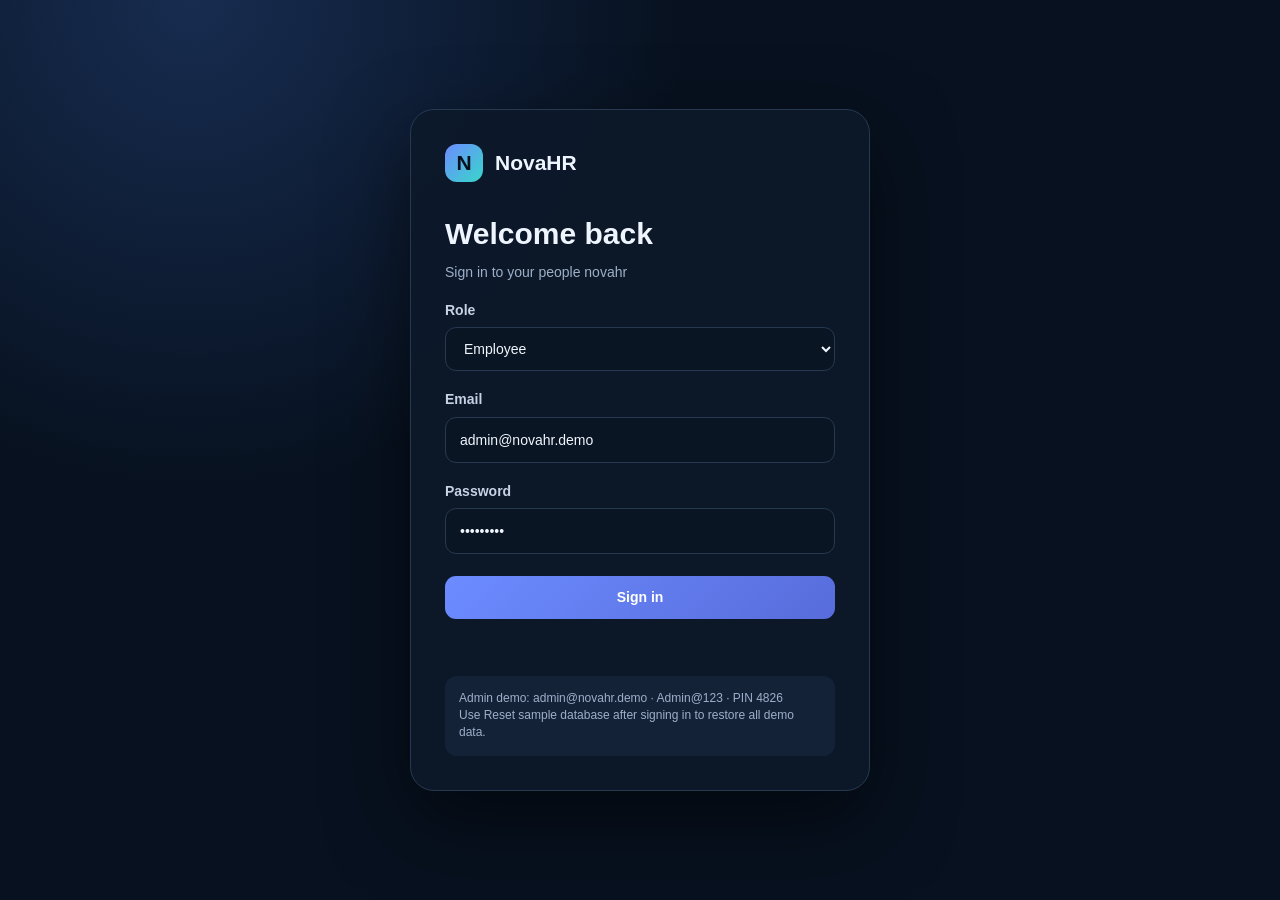
<file: index.html>
<!doctype html><html lang="en"><head><meta charset="utf-8"><meta name="viewport" content="width=device-width,initial-scale=1"><title>NovaHR Demo</title><style>
:root{--bg:#07111f;--panel:#101d30;--panel2:#15253b;--line:#263950;--text:#eef5ff;--muted:#9db0c8;--blue:#6c8cff;--cyan:#38d7ca;--bad:#ff7685;--good:#49d69b}*{box-sizing:border-box}body{margin:0;font:14px/1.45 Inter,Segoe UI,sans-serif;background:radial-gradient(circle at 15% 0,#172c50 0,transparent 35%),var(--bg);color:var(--text)}button,input,select{font:inherit}.hidden{display:none!important}.login{min-height:100vh;display:grid;place-items:center;padding:24px}.login-card{width:min(460px,100%);background:#0d1929e8;border:1px solid var(--line);border-radius:24px;padding:34px;box-shadow:0 30px 80px #0008}.brand{display:flex;gap:12px;align-items:center;font-size:21px;font-weight:800}.logo{display:grid;place-items:center;width:38px;height:38px;border-radius:12px;background:linear-gradient(135deg,var(--blue),var(--cyan));color:#06111d}.login h1{font-size:30px;margin:30px 0 6px}.muted{color:var(--muted)}label{display:block;margin:18px 0 7px;color:#c5d3e5;font-weight:600}input,select{width:100%;padding:12px 14px;border-radius:11px;border:1px solid var(--line);background:#091522;color:var(--text);outline:none}input:focus,select:focus{border-color:var(--blue)}button{cursor:pointer;border:0;border-radius:11px;padding:11px 16px;font-weight:700}.primary{background:linear-gradient(135deg,var(--blue),#586cdb);color:white}.wide{width:100%;margin-top:22px}.error{margin-top:13px;color:var(--bad);min-height:20px}.hint{margin-top:24px;padding:14px;background:#142238;border-radius:12px;color:var(--muted);font-size:12px}.app{min-height:100vh;display:grid;grid-template-columns:245px 1fr}.side{background:#0b1726dd;border-right:1px solid var(--line);padding:24px 18px;display:flex;flex-direction:column;gap:28px}.nav{display:grid;gap:7px}.nav button{background:transparent;color:var(--muted);text-align:left}.nav button:hover,.nav button.active{background:#192a43;color:white}.spacer{flex:1}.user{padding:13px;border-radius:13px;background:#13233a}.user small{display:block;color:var(--muted)}main{padding:32px;overflow:auto}.top{display:flex;justify-content:space-between;align-items:center;margin-bottom:24px}.top h1{margin:0;font-size:27px}.pill{padding:7px 11px;border-radius:99px;background:#173a39;color:#7af1cf}.grid{display:grid;grid-template-columns:repeat(4,1fr);gap:16px}.card{background:linear-gradient(145deg,#111f33,#0d1929);border:1px solid var(--line);border-radius:17px;padding:20px}.stat strong{display:block;font-size:27px;margin-top:9px}.section{margin-top:18px}.section h2{margin:0 0 16px}.actions{display:grid;grid-template-columns:repeat(3,1fr);gap:14px}.action{background:#14243a;border:1px solid var(--line);color:white;text-align:left;padding:18px}.action span{display:block;color:var(--muted);font-weight:400;margin-top:5px}table{width:100%;border-collapse:collapse}th,td{padding:12px;text-align:left;border-bottom:1px solid var(--line)}th{color:var(--muted);font-size:12px;text-transform:uppercase}.status{font-size:12px;padding:4px 8px;border-radius:99px;background:#173a39;color:#7af1cf}.status.warn{background:#41361b;color:#ffd77a}.status.bad{background:#41242a;color:#ff9ca6}.toolbar{display:flex;gap:10px;margin-bottom:14px}.toolbar input{max-width:300px}.secondary{background:#20324c;color:white}.danger{background:#46242c;color:#ffbdc3}.modal{position:fixed;inset:0;background:#000a;display:grid;place-items:center;padding:20px}.dialog{width:min(560px,100%);background:#101d30;border:1px solid var(--line);border-radius:19px;padding:24px}.dialog h2{margin-top:0}.cols{display:grid;grid-template-columns:1fr 1fr;gap:12px}.checks{background:#0a1625;padding:13px;border-radius:11px;margin-top:14px;color:var(--muted)}.checks div{margin:4px 0}.ok{color:var(--good)}.badtext{color:var(--bad)}.dialog-actions{display:flex;justify-content:flex-end;gap:10px;margin-top:20px}.toast{position:fixed;right:24px;bottom:24px;background:#143d35;border:1px solid #317460;padding:13px 18px;border-radius:12px}.empty{text-align:center;color:var(--muted);padding:35px}@media(max-width:900px){.app{grid-template-columns:1fr}.side{position:static;border-right:0}.nav{grid-template-columns:repeat(5,1fr)}.grid{grid-template-columns:repeat(2,1fr)}.actions{grid-template-columns:1fr}}@media(max-width:560px){main{padding:20px}.grid,.cols{grid-template-columns:1fr}.nav{grid-template-columns:1fr 1fr}.toolbar{flex-direction:column}table{font-size:12px}.card{overflow:auto}}
</style></head><body>
<style>body.admin-mode{--blue:#aa78ff;--cyan:#ffbd62;background:radial-gradient(circle at 15% 0,#38245d 0,transparent 38%),#090b18}body.admin-mode .side{background:#110e23ee}body.admin-mode .logo{background:linear-gradient(135deg,#a572ff,#ffae62)}body.admin-mode .pill{background:#362650;color:#d9bdff}.eyebrow{color:var(--cyan);font-size:12px;font-weight:800;letter-spacing:.12em;text-transform:uppercase;margin-bottom:7px}.approve{background:#164435;color:#83f2bd}.reject{background:#48252c;color:#ffabb4}.split{display:grid;grid-template-columns:1.35fr .65fr;gap:16px}@media(max-width:800px){.split{grid-template-columns:1fr}}</style>
<section id="login" class="login"><div class="login-card"><div class="brand"><div class="logo">N</div>NovaHR</div><h1>Welcome back</h1><div class="muted">Sign in to your people novahr</div><label>Role</label><select id="role"><option>Employee</option><option>HR</option><option>Admin</option></select><label>Email</label><input id="email" value="admin@novahr.demo"><label>Password</label><input id="password" type="password" value="Admin@123"><div id="pinWrap" class="hidden"><label>Admin PIN</label><input id="pin" type="password" value="4826" maxlength="6"></div><button id="loginBtn" class="primary wide">Sign in</button><div id="loginError" class="error"></div><div class="hint">Admin demo: admin@novahr.demo · Admin@123 · PIN 4826<br>Use Reset sample database after signing in to restore all demo data.</div></div></section>
<section id="app" class="app hidden"><aside class="side"><div class="brand"><div class="logo">N</div><span id="brandName">NovaHR</span></div><nav class="nav"><button data-page="home" class="active">⌂ Home</button><button data-page="attendance">◷ Attendance</button><button data-page="leave">▣ My leave</button><button data-page="holidays" id="holidayNav">✓ Holiday approvals</button><button data-page="payroll">₹ Payroll</button><button data-page="admin" id="adminNav">⚙ Admin</button></nav><div class="spacer"></div><div id="userCard" class="user"></div><button id="reset" class="secondary">Reset sample database</button><button id="logout" class="danger">Sign out</button></aside><main><div class="top"><div><h1 id="title">Home</h1><div id="subtitle" class="muted"></div></div><span id="rolePill" class="pill"></span></div><div id="content"></div></main></section>
<div id="modal" class="modal hidden"></div><div id="toast" class="toast hidden"></div>
<script>
const USERS=[
{id:'EMP001',name:'Aarav Mehta',email:'employee@novahr.demo',password:'Employee@123',role:'Employee',salary:72000},{id:'EMP002',name:'Riya Sharma',email:'riya@novahr.demo',password:'Riya@1234',role:'Employee',salary:68000},{id:'EMP003',name:'Kabir Rao',email:'kabir@novahr.demo',password:'Kabir@1234',role:'Employee',salary:75500},{id:'EMP004',name:'Ananya Iyer',email:'ananya@novahr.demo',password:'Ananya@123',role:'Employee',salary:81000},{id:'EMP005',name:'Vihaan Nair',email:'vihaan@novahr.demo',password:'Vihaan@123',role:'Employee',salary:64500},{id:'HR001',name:'Neha Kapoor',email:'hr@novahr.demo',password:'HR@123456',role:'HR',salary:93000},{id:'HR002',name:'Arjun Menon',email:'arjun.hr@novahr.demo',password:'ArjunHR@123',role:'HR',salary:88500},{id:'ADM001',name:'Meera Singh',email:'admin@novahr.demo',password:'Admin@123',pin:'4826',role:'Admin',salary:125000},{id:'ADM002',name:'Dev Malhotra',email:'dev.admin@novahr.demo',password:'DevAdmin@123',pin:'7319',role:'Admin',salary:118000}];
const KEY='novahr.demo.v3';let current=null,page='home';const HOLIDAYS=[{id:'H1',employeeId:'EMP001',from:'2026-09-03',to:'2026-09-05',type:'Annual leave',reason:'Family celebration',status:'Pending'},{id:'H2',employeeId:'EMP002',from:'2026-08-28',to:'2026-08-28',type:'Personal leave',reason:'Appointment',status:'Pending'},{id:'H3',employeeId:'EMP003',from:'2026-09-12',to:'2026-09-16',type:'Annual leave',reason:'Travel',status:'Approved'},{id:'H4',employeeId:'EMP004',from:'2026-08-25',to:'2026-08-26',type:'Sick leave',reason:'Recovery',status:'Pending'},{id:'H5',employeeId:'HR001',from:'2026-09-20',to:'2026-09-21',type:'Personal leave',reason:'Family commitment',status:'Rejected'}];
function seed(){let attendance=[],payroll=[],leave=[];USERS.forEach((u,ui)=>{for(let d=1;d<=5;d++)attendance.push({id:`A${ui+1}${d}`,employeeId:u.id,date:`2026-08-${String(10+d).padStart(2,'0')}`,status:(d===4&&ui%3===0)?'Absent':'Present',approval:'Approved'});payroll.push({id:'P'+(ui+1),employeeId:u.id,month:'2026-08',basic:u.salary,hra:Math.round(u.salary*.2),allowances:Math.round(u.salary*.08),deductions:Math.round(u.salary*.05),updatedAt:'2026-08-01T09:00:00Z',updatedBy:'System'});if(ui<6)leave.push({id:'L'+(ui+1),employeeId:u.id,reason:['Family event','Medical appointment','Personal work'][ui%3],status:ui%2?'Pending':'Approved'});});return{users:USERS,attendance,payroll,leave,holidays:HOLIDAYS,version:5}}
function db(){try{let x=JSON.parse(localStorage.getItem(KEY));if(x?.version===3){x.holidays=HOLIDAYS;x.version=4;save(x);return x}if(x?.version===4){x.version=5;save(x);return x}if(x?.version===5)return x}catch{}let x=seed();localStorage.setItem(KEY,JSON.stringify(x));return x}function save(x){localStorage.setItem(KEY,JSON.stringify(x))}function money(n){return new Intl.NumberFormat('en-IN',{style:'currency',currency:'INR',maximumFractionDigits:0}).format(n)}function total(p){return p.basic+p.hra+p.allowances-p.deductions}function esc(s){return String(s).replace(/[&<>"']/g,c=>({'&':'&amp;','<':'&lt;','>':'&gt;','"':'&quot;',"'":'&#39;'}[c]))}
role.onchange=()=>pinWrap.classList.toggle('hidden',role.value!=='Admin');role.onchange();loginBtn.onclick=()=>{let u=db().users.find(x=>x.email.toLowerCase()===email.value.trim().toLowerCase());let err=!u?'Account not found.':u.password!==password.value?'Incorrect password.':u.role!==role.value?`This account is registered as ${u.role}.`:u.role==='Admin'&&u.pin!==pin.value?'Incorrect admin PIN.':'';loginError.textContent=err;if(err)return;current=u;login.classList.add('hidden');app.classList.remove('hidden');adminNav.classList.toggle('hidden',u.role!=='Admin');holidayNav.classList.toggle('hidden',u.role!=='Admin');document.body.classList.toggle('admin-mode',u.role==='Admin');brandName.textContent=u.role==='Admin'?'NovaHR Command':'NovaHR';userCard.innerHTML=`<strong>${esc(u.name)}</strong><small>${u.id} · ${u.role}</small>`;rolePill.textContent=u.role;updateLeaveBadge();show('home')};logout.onclick=()=>{current=null;document.body.classList.remove('admin-mode');app.classList.add('hidden');login.classList.remove('hidden')};document.querySelectorAll('[data-page]').forEach(b=>b.onclick=()=>show(b.dataset.page));function updateLeaveBadge(){if(!current||current.role!=='Admin')return;let n=db().holidays.filter(h=>h.status==='Pending').length;holidayNav.textContent=`🔔 Leave approvals${n?' ('+n+')':''}`}reset.onclick=()=>{if(confirm('Restore the original NovaHR sample data?')){save(seed());toastMsg('Sample database restored');show(page)}};
function show(p){if(['admin','holidays'].includes(p)&&current.role!=='Admin')return;page=p;document.querySelectorAll('[data-page]').forEach(b=>b.classList.toggle('active',b.dataset.page===p));title.textContent={home:current.role==='Admin'?'Admin command center':'My novahr',attendance:'Attendance',leave:'My leave',holidays:'Holiday approvals',payroll:'Payroll',admin:'Administration'}[p];subtitle.textContent=p==='home'?(current.role==='Admin'?'Workforce operations and approvals at a glance':`Good to see you, ${current.name.split(' ')[0]}.`):'NovaHR sample novahr';({home:homePage,attendance:attendancePage,leave:leavePage,holidays:holidaysPage,payroll:payrollPage,admin:adminPage}[p])()}
function homePage(){let x=db();if(current.role==='Admin'){let pending=x.holidays.filter(h=>h.status==='Pending').length;content.innerHTML=`<div class="eyebrow">Administrator novahr</div><div class="grid"><div class="card stat"><span class="muted">People</span><strong>${x.users.length}</strong></div><div class="card stat"><span class="muted">Pending leave alerts</span><strong>${pending}</strong></div><div class="card stat"><span class="muted">Monthly payroll</span><strong>${money(x.payroll.reduce((n,p)=>n+total(p),0))}</strong></div><div class="card stat"><span class="muted">Payroll accuracy</span><strong>${validateAll(x).length?'Review':'100%'}</strong></div></div><div class="split section"><div class="card"><h2>Approval queue</h2><p class="muted">Employees have submitted leave requests that need your approval or denial.</p><button class="primary" onclick="show('holidays')">Open ${pending} leave notifications</button></div><div class="card"><h2>Admin tools</h2><button class="action wide" onclick="show('payroll')">Manage payroll<span>View and update all salaries</span></button></div></div>`;return}let mine=x.attendance.filter(a=>a.employeeId===current.id),pay=x.payroll.find(p=>p.employeeId===current.id),holiday=x.holidays.filter(h=>h.employeeId===current.id);content.innerHTML=`<div class="eyebrow">Employee novahr</div><div class="grid"><div class="card stat"><span class="muted">My attendance</span><strong>${Math.round(mine.filter(a=>a.status==='Present').length/Math.max(1,mine.length)*100)}%</strong></div><div class="card stat"><span class="muted">My leave requests</span><strong>${holiday.length}</strong></div><div class="card stat"><span class="muted">My net payroll</span><strong>${pay?money(total(pay)):'—'}</strong></div><div class="card stat"><span class="muted">Profile status</span><strong>Active</strong></div></div><div class="card section"><h2>My quick actions</h2><div class="actions"><button class="action" onclick="show('attendance')">My attendance<span>Review your recent records</span></button><button class="action" onclick="show('leave')">My leave<span>Track holiday requests</span></button><button class="action" onclick="show('payroll')">My payslip<span>See your salary breakdown</span></button></div></div>`}
function rows(items,fn){return items.length?items.map(fn).join(''):`<tr><td class="empty" colspan="8">No records found</td></tr>`}function attendancePage(){let x=db(),a=current.role==='Admin'?x.attendance:x.attendance.filter(v=>v.employeeId===current.id);content.innerHTML=`<div class="card"><table><thead><tr><th>Employee</th><th>Date</th><th>Status</th><th>Approval</th></tr></thead><tbody>${rows(a,(v)=>`<tr><td>${v.employeeId}</td><td>${v.date}</td><td>${v.status}</td><td><span class="status">${v.approval}</span></td></tr>`)}</tbody></table></div>`}function leavePage(){let x=db(),a=x.holidays.filter(v=>v.employeeId===current.id);content.innerHTML=`<div class="split"><div class="card"><h2>Apply for leave</h2><p class="muted">Your manager will be notified as soon as you submit.</p><div class="cols"><div><label>From</label><input id="leaveFrom" type="date"></div><div><label>To</label><input id="leaveTo" type="date"></div><div><label>Leave type</label><select id="leaveType"><option>Annual leave</option><option>Sick leave</option><option>Personal leave</option></select></div></div><label>Reason</label><input id="leaveReason" maxlength="120" placeholder="Brief reason for your request"><div id="leaveError" class="error"></div><button class="primary" onclick="submitLeave()">Submit leave request</button></div><div class="card"><h2>What happens next?</h2><p class="muted">1. Your request is marked pending.<br><br>2. Admin receives a new notification.<br><br>3. You see the approve or deny decision here.</p></div></div><div class="card section"><h2>My leave requests</h2><table><thead><tr><th>Dates</th><th>Type</th><th>Reason</th><th>Status</th><th>Reviewed by</th></tr></thead><tbody>${rows([...a].reverse(),h=>`<tr><td>${h.from}${h.to!==h.from?' → '+h.to:''}</td><td>${esc(h.type)}</td><td>${esc(h.reason)}</td><td><span class="status ${h.status==='Pending'?'warn':h.status==='Rejected'?'bad':''}">${h.status}</span></td><td>${esc(h.reviewedBy||'Awaiting review')}</td></tr>`)}</tbody></table></div>`}function submitLeave(){if(current.role==='Admin')return;let from=leaveFrom.value,to=leaveTo.value,type=leaveType.value,reason=leaveReason.value.trim(),errors=[];if(!from||!to)errors.push('Choose both leave dates.');if(from&&to&&to<from)errors.push('End date cannot be before start date.');if(!reason)errors.push('Add a reason for your request.');if(errors.length){leaveError.textContent=errors.join(' ');return}let x=db();x.holidays.push({id:'H'+Date.now(),employeeId:current.id,from,to,type,reason,status:'Pending',submittedAt:new Date().toISOString()});save(x);toastMsg('Leave submitted — admin notified');leavePage()}
function holidaysPage(){if(current.role!=='Admin')return;let x=db(),a=[...x.holidays].sort((a,b)=>(a.status==='Pending'?0:1)-(b.status==='Pending'?0:1));content.innerHTML=`<div class="toolbar"><span class="pill">🔔 ${a.filter(h=>h.status==='Pending').length} new leave notifications</span></div><div class="card"><table><thead><tr><th>Employee</th><th>Dates</th><th>Type</th><th>Reason</th><th>Status</th><th>Decision</th></tr></thead><tbody>${rows(a,h=>{let u=x.users.find(v=>v.id===h.employeeId);return `<tr><td><strong>${esc(u?.name||h.employeeId)}</strong><div class="muted">${h.employeeId}</div></td><td>${h.from}${h.to!==h.from?' → '+h.to:''}</td><td>${esc(h.type)}</td><td>${esc(h.reason)}</td><td><span class="status ${h.status==='Pending'?'warn':h.status==='Rejected'?'bad':''}">${h.status}</span></td><td>${h.status==='Pending'?`<button class="approve" onclick="decideHoliday('${h.id}','Approved')">Approve</button> <button class="reject" onclick="decideHoliday('${h.id}','Rejected')">Reject</button>`:`<span class="muted">Reviewed</span>`}</td></tr>`})}</tbody></table></div>`}function decideHoliday(id,status){if(current.role!=='Admin')return;let x=db(),h=x.holidays.find(v=>v.id===id);if(!h)return;h.status=status;h.reviewedBy=current.name;h.reviewedAt=new Date().toISOString();save(x);updateLeaveBadge();toastMsg(`Leave request ${status==='Approved'?'approved':'denied'}`);holidaysPage()}
function payrollPage(){let x=db();if(current.role!=='Admin'){let p=x.payroll.find(v=>v.employeeId===current.id);content.innerHTML=p?payCard(p):'<div class="card empty">No payroll record</div>';return}content.innerHTML=`<div class="toolbar"><input id="search" placeholder="Search employee or ID"><button class="secondary" onclick="audit()">Run accuracy audit</button></div><div class="card"><table><thead><tr><th>Employee</th><th>Month</th><th>Basic</th><th>HRA</th><th>Allowances</th><th>Deductions</th><th>Net</th><th></th></tr></thead><tbody id="payRows">${payRows(x.payroll)}</tbody></table></div>`;search.oninput=()=>{let q=search.value.toLowerCase(),d=db();payRows.innerHTML=payRows(d.payroll.filter(p=>{let u=d.users.find(v=>v.id===p.employeeId);return(`${p.employeeId} ${u?.name}`).toLowerCase().includes(q)}))}}
function payRows(a){let x=db();return rows(a,p=>{let u=x.users.find(v=>v.id===p.employeeId);return`<tr><td><strong>${esc(u?.name||p.employeeId)}</strong><div class="muted">${p.employeeId}</div></td><td>${p.month}</td><td>${money(p.basic)}</td><td>${money(p.hra)}</td><td>${money(p.allowances)}</td><td>${money(p.deductions)}</td><td><strong>${money(total(p))}</strong></td><td><button class="secondary" onclick="editPay('${p.employeeId}')">Edit</button></td></tr>`})}function payCard(p){return`<div class="card"><h2>${p.month} salary breakdown</h2><table><tr><td>Basic salary</td><td>${money(p.basic)}</td></tr><tr><td>House rent allowance</td><td>${money(p.hra)}</td></tr><tr><td>Other allowances</td><td>${money(p.allowances)}</td></tr><tr><td>Deductions</td><td>− ${money(p.deductions)}</td></tr><tr><th>Net salary</th><th>${money(total(p))}</th></tr></table><p class="muted">Last updated by ${esc(p.updatedBy)} · ${new Date(p.updatedAt).toLocaleString()}</p></div>`}
function adminPage(){let x=db();content.innerHTML=`<div class="grid"><div class="card stat"><span class="muted">People</span><strong>${x.users.length}</strong></div><div class="card stat"><span class="muted">Payroll records</span><strong>${x.payroll.length}</strong></div><div class="card stat"><span class="muted">Monthly net payroll</span><strong>${money(x.payroll.reduce((s,p)=>s+total(p),0))}</strong></div><div class="card stat"><span class="muted">Accuracy</span><strong>${validateAll(x).length?'Review':'100%'}</strong></div></div><div class="card section"><h2>Payroll management</h2><p class="muted">Only administrators can view all salaries or change salary structures. Every update is validated, timestamped, and attributed.</p><button class="primary" onclick="show('payroll')">Manage all payroll</button></div>`}
function validate(p,x=db()){let e=[];for(let k of ['basic','hra','allowances','deductions'])if(!Number.isFinite(p[k])||p[k]<0)e.push(`${k} must be a non-negative number`);if(!/^\d{4}-(0[1-9]|1[0-2])$/.test(p.month))e.push('month must use YYYY-MM');if(p.basic<10000||p.basic>1000000)e.push('basic salary must be between ₹10,000 and ₹10,00,000');if(p.hra>p.basic)e.push('HRA cannot exceed basic salary');if(p.allowances>p.basic)e.push('allowances cannot exceed basic salary');if(p.deductions>p.basic+p.hra+p.allowances)e.push('deductions cannot exceed gross salary');if(!x.users.some(u=>u.id===p.employeeId))e.push('employee does not exist');return e}function validateAll(x){return x.payroll.flatMap(p=>validate(p,x).map(e=>`${p.employeeId}: ${e}`))}
function editPay(id){if(current.role!=='Admin')return;let x=db(),p=x.payroll.find(v=>v.employeeId===id),u=x.users.find(v=>v.id===id);modal.classList.remove('hidden');modal.innerHTML=`<div class="dialog"><h2>Update salary structure</h2><div class="muted">${esc(u.name)} · ${id}</div><div class="cols"><div><label>Payroll month</label><input id="m" value="${p.month}"></div><div><label>Basic salary</label><input id="b" type="number" min="10000" value="${p.basic}"></div><div><label>HRA</label><input id="h" type="number" min="0" value="${p.hra}"></div><div><label>Allowances</label><input id="a" type="number" min="0" value="${p.allowances}"></div><div><label>Deductions</label><input id="d" type="number" min="0" value="${p.deductions}"></div></div><div id="checks" class="checks"></div><div class="dialog-actions"><button class="secondary" onclick="closeModal()">Cancel</button><button id="savePay" class="primary">Validate & save</button></div></div>`;function preview(){let q={employeeId:id,month:m.value,basic:+b.value,hra:+h.value,allowances:+a.value,deductions:+d.value},errs=validate(q,x);checks.innerHTML=`<div class="${errs.length?'badtext':'ok'}">${errs.length?errs.map(e=>'• '+e).join('<br>'):'✓ Structure valid · Net salary '+money(total(q))}</div>`;return[q,errs]}[m,b,h,a,d].forEach(el=>el.oninput=preview);preview();savePay.onclick=()=>{let[q,errs]=preview();if(errs.length)return;Object.assign(p,q,{updatedAt:new Date().toISOString(),updatedBy:current.name});save(x);closeModal();toastMsg('Salary structure updated and verified');payrollPage()}}
function closeModal(){modal.classList.add('hidden');modal.innerHTML=''}modal.onclick=e=>{if(e.target===modal)closeModal()};function audit(){let errs=validateAll(db());if(errs.length)alert('Accuracy issues:\n'+errs.join('\n'));else toastMsg('Accuracy audit passed for all payroll records')}function toastMsg(s){toast.textContent=s;toast.classList.remove('hidden');setTimeout(()=>toast.classList.add('hidden'),2600)}
</script></body></html>
</file>
